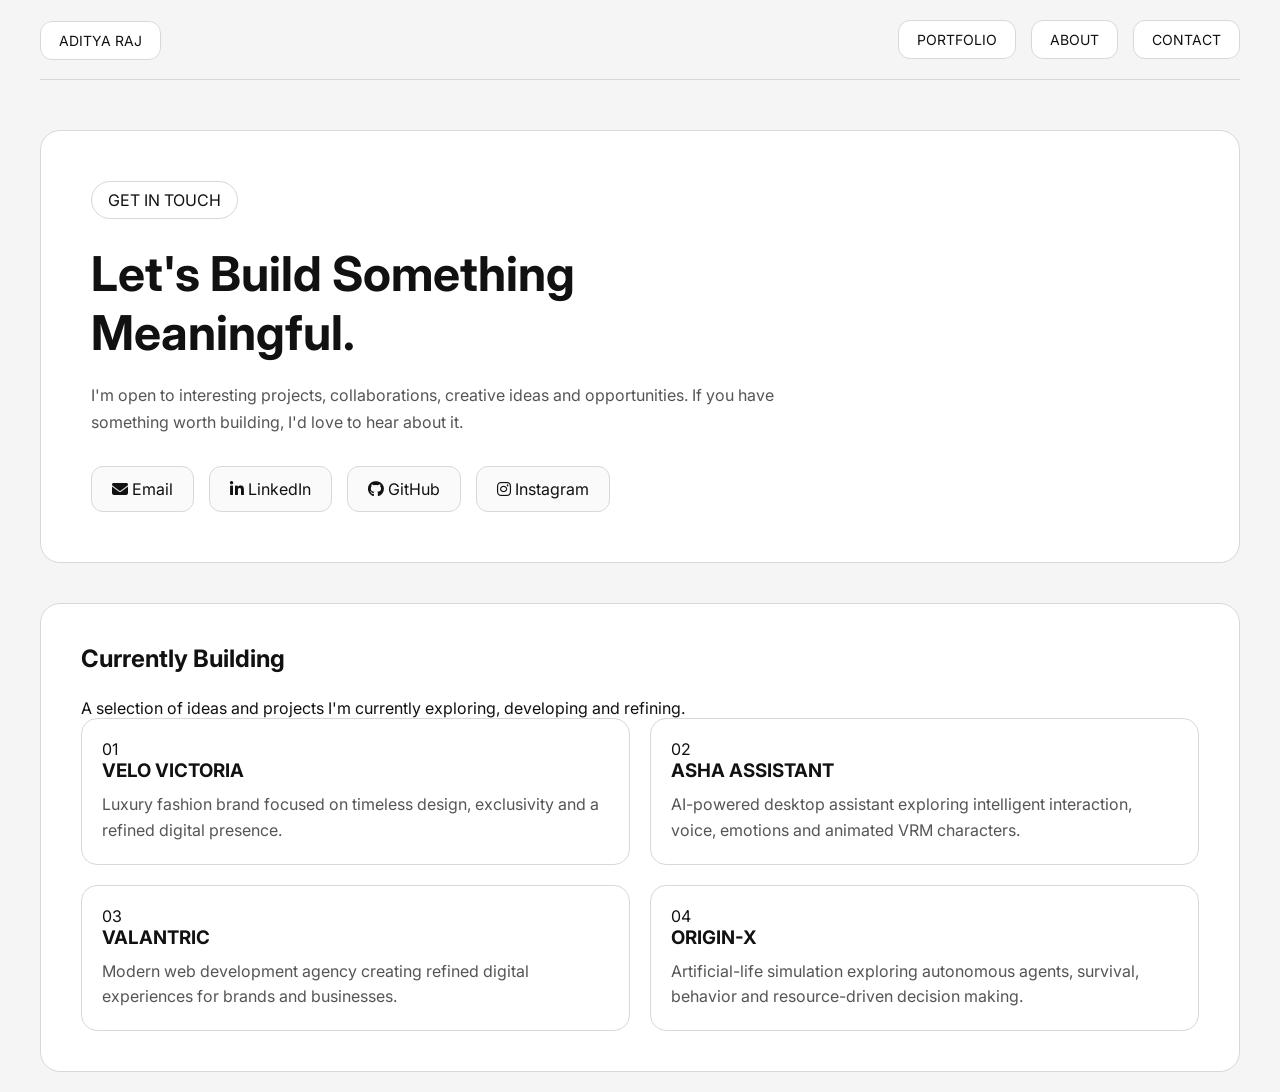
<file: contact.html>
<!DOCTYPE html>
<html lang="en">
<head>
<meta charset="UTF-8">
<meta name="viewport" content="width=device-width, initial-scale=1.0">

<title>Contact — Aditya Raj</title>

<link rel="stylesheet" href="contact.css">

<link rel="stylesheet"
href="https://cdnjs.cloudflare.com/ajax/libs/font-awesome/6.5.2/css/all.min.css">
</head>

<body>

<nav>

    <div class="leftnav">
        <a href="index.html">ADITYA RAJ</a>
    </div>

    <div class="rightnav">

        <a class="desktop-link" href="index.html">PORTFOLIO</a>
        <a class="desktop-link" href="about.html">ABOUT</a>
        <a class="desktop-link" href="contact.html">CONTACT</a>

        <a class="mobile-icon" href="index.html">
            <i class="fa-solid fa-house"></i>
        </a>

        <a class="mobile-icon" href="about.html">
            <i class="fa-solid fa-user"></i>
        </a>

        <a class="mobile-icon" href="contact.html">
            <i class="fa-solid fa-envelope"></i>
        </a>

    </div>

</nav>


<!-- CONTACT HERO -->

<section class="contact-card">

    <span class="badge">GET IN TOUCH</span>

    <h1>
        Let's Build Something<br>
        <span>Meaningful.</span>
    </h1>

    <p>
        I'm open to interesting projects, collaborations,
        creative ideas and opportunities. If you have something
        worth building, I'd love to hear about it.
    </p>


    <div class="contact-links">

        <a href="mailto:adityaraj.xoxo@gmail.com">
            <i class="fa-solid fa-envelope"></i>
            <span>Email</span>
        </a>

        <a href="https://www.linkedin.com/in/adityarajxoxo"
           target="_blank"
           rel="noopener noreferrer">
            <i class="fa-brands fa-linkedin-in"></i>
            <span>LinkedIn</span>
        </a>

        <a href="https://github.com/adityarajxoxo"
           target="_blank"
           rel="noopener noreferrer">
            <i class="fa-brands fa-github"></i>
            <span>GitHub</span>
        </a>

        <a href="https://www.instagram.com/niyvex"
           target="_blank"
           rel="noopener noreferrer">
            <i class="fa-brands fa-instagram"></i>
            <span>Instagram</span>
        </a>

    </div>

</section>


<!-- CURRENTLY BUILDING -->

<section class="current-projects">

    <h2>Currently Building</h2>

    <p class="section-intro">
        A selection of ideas and projects I'm currently exploring,
        developing and refining.
    </p>

    <div class="project-grid">

        <div class="project">
            <span class="project-number">01</span>
            <h3>VELO VICTORIA</h3>
            <p>
                Luxury fashion brand focused on timeless design,
                exclusivity and a refined digital presence.
            </p>
        </div>


        <div class="project">
            <span class="project-number">02</span>
            <h3>ASHA ASSISTANT</h3>
            <p>
                AI-powered desktop assistant exploring intelligent
                interaction, voice, emotions and animated VRM characters.
            </p>
        </div>


        <div class="project">
            <span class="project-number">03</span>
            <h3>VALANTRIC</h3>
            <p>
                Modern web development agency creating refined
                digital experiences for brands and businesses.
            </p>
        </div>


        <div class="project">
            <span class="project-number">04</span>
            <h3>ORIGIN-X</h3>
            <p>
                Artificial-life simulation exploring autonomous
                agents, survival, behavior and resource-driven
                decision making.
            </p>
        </div>

    </div>

</section>


</body>
</html>
</file>
<file: contact.css>
@import url('https://fonts.googleapis.com/css2?family=Inter:wght@300;400;500;600;700&display=swap');

*{
    margin:0;
    padding:0;
    box-sizing:border-box;
}

body{
    font-family:'Inter',sans-serif;
    background:#f5f5f5;
    color:#111;
    padding:20px 40px;
}

/* NAV */

nav{
    display:flex;
    justify-content:space-between;
    align-items:center;
    padding-bottom:20px;
    margin-bottom:50px;
    border-bottom:1px solid #d8d8d8;
}

.leftnav a,
.rightnav a{
    text-decoration:none;
    color:#111;
    border:1px solid #d8d8d8;
    background:white;
    padding:10px 18px;
    border-radius:12px;
    font-size:14px;
}

.rightnav{
    display:flex;
    gap:15px;
}

/* CONTACT CARD */

.contact-card{
    background:white;
    border:1px solid #d8d8d8;
    border-radius:20px;
    padding:50px;
    margin-bottom:40px;
}

.badge{
    display:inline-block;
    border:1px solid #d8d8d8;
    border-radius:999px;
    padding:8px 16px;
    margin-bottom:25px;
}

.contact-card h1{
    font-size:48px;
    margin-bottom:20px;
}

.contact-card p{
    max-width:700px;
    line-height:1.7;
    color:#555;
    margin-bottom:30px;
}

.contact-links{
    display:flex;
    gap:15px;
    flex-wrap:wrap;
}

.contact-links a{
    text-decoration:none;
    color:#111;
    border:1px solid #d8d8d8;
    padding:12px 20px;
    border-radius:12px;
    background:#fafafa;
}

/* PROJECTS */

.current-projects{
    background:white;
    border:1px solid #d8d8d8;
    border-radius:20px;
    padding:40px;
}

.current-projects h2{
    margin-bottom:25px;
}

.project-grid{
    display:grid;
    grid-template-columns:1fr 1fr;
    gap:20px;
}

.project{
    border:1px solid #d8d8d8;
    border-radius:16px;
    padding:20px;
}

.project h3{
    margin-bottom:10px;
}

.project p{
    color:#555;
    line-height:1.6;
}

@media(max-width:768px){

    .project-grid{
        grid-template-columns:1fr;
    }

    .contact-card h1{
        font-size:32px;
    }

}
@media(max-width:768px){

    nav{
        flex-direction:column;
        align-items:center;
        gap:15px;
    }

    .rightnav{
        display:flex;
        width:100%;
        justify-content:center;
        flex-wrap:wrap;
        gap:12px;
    }
}
.mobile-icon{
    display:none;
}
@media(max-width:768px){

    .desktop-link{
        display:none;
    }

    .mobile-icon{
        display:flex;
        align-items:center;
        justify-content:center;
        width:45px;
        height:45px;
    }

}
@media(max-width:768px){

    nav{
        display:flex;
        flex-direction:row;
        justify-content:space-between;
        align-items:center;
        gap:0;
    }

    .leftnav{
        flex:1;
    }

    .leftnav a{
        white-space:nowrap;
        font-size:14px;
        padding:10px 14px;
    }

    .desktop-link{
        display:none;
    }

    .mobile-icon{
        display:flex;
        align-items:center;
        justify-content:center;
        width:42px;
        height:42px;
    }

    .rightnav{
        flex:1;
        display:flex;
        justify-content:flex-end;
        gap:12px;
    }

}
</file>
